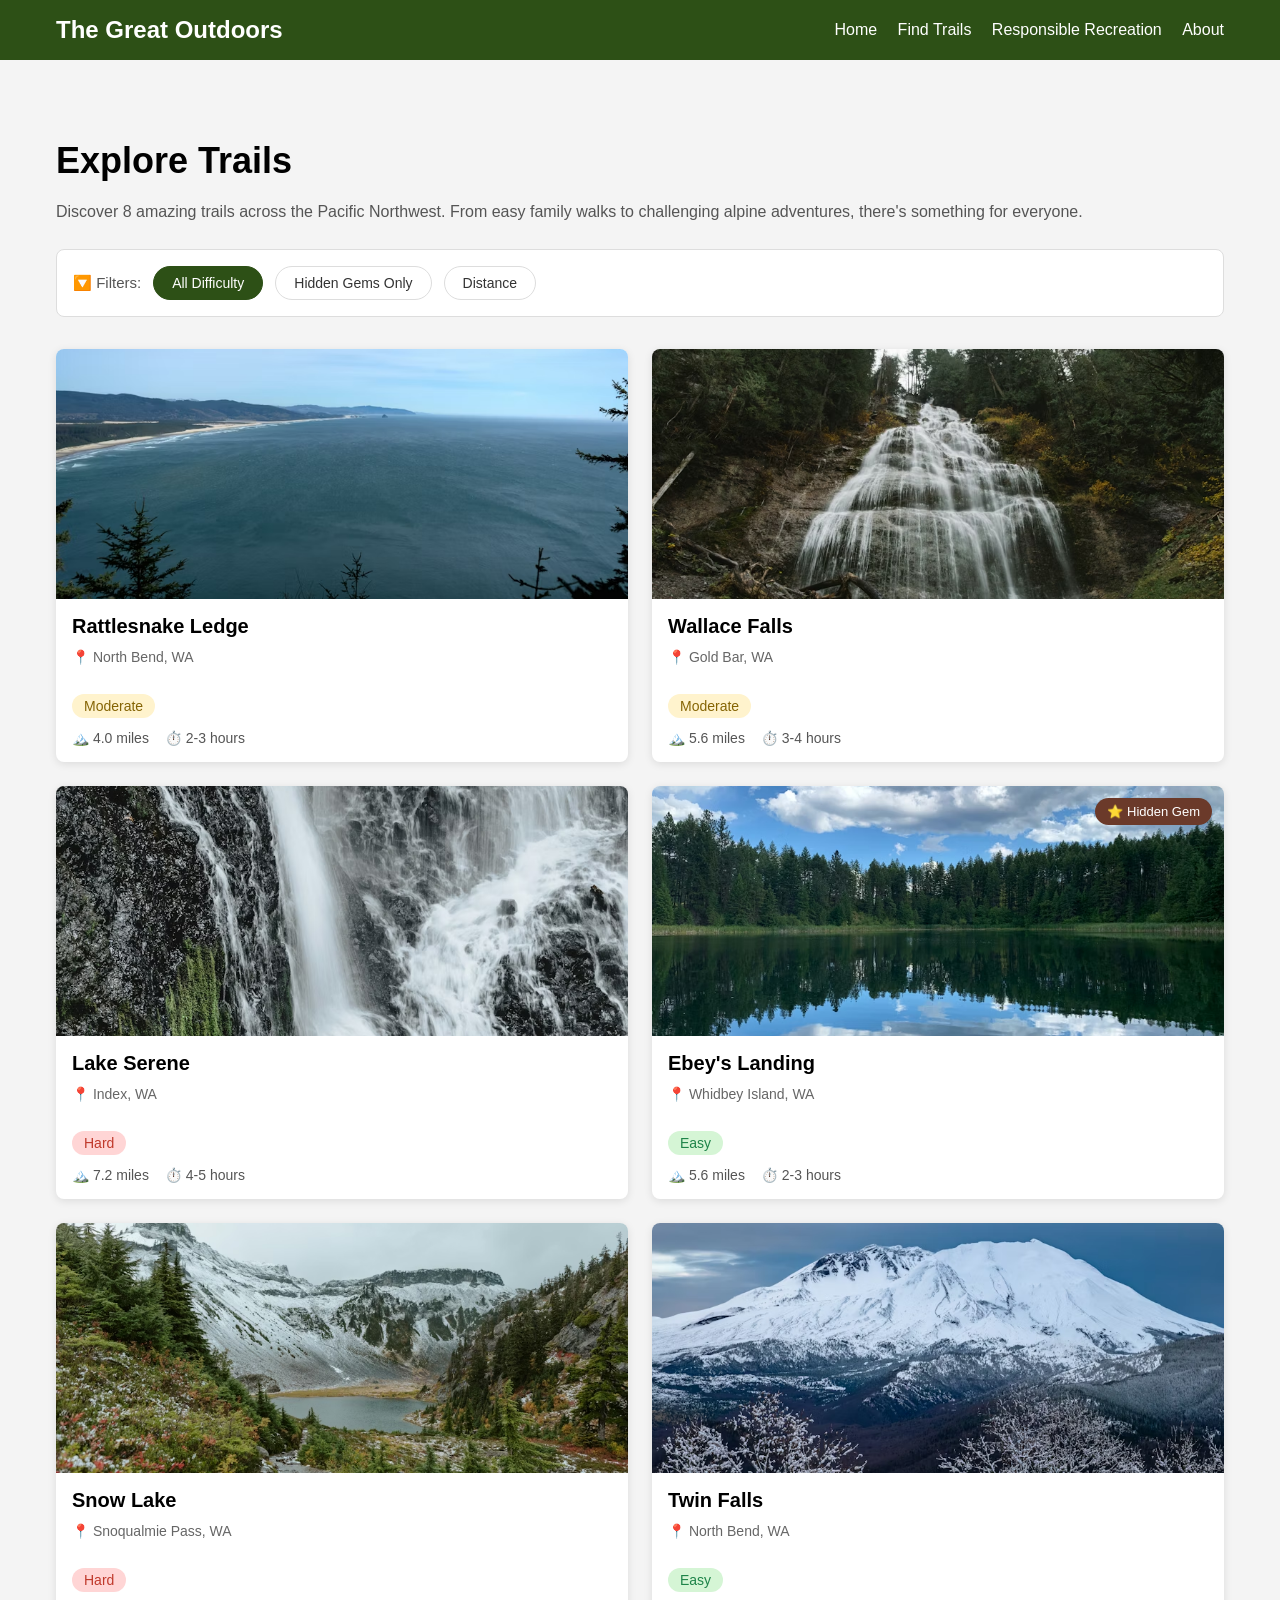
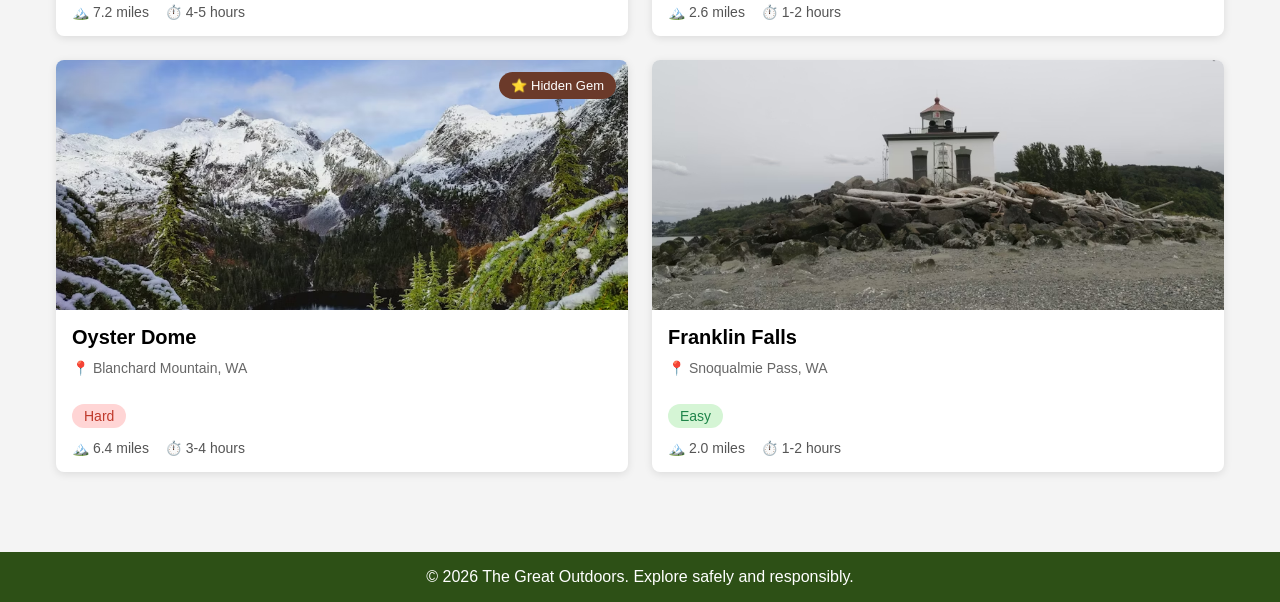
<file: pages/trails.html>
<!DOCTYPE html>
<html lang="en">
<head>
  <meta charset="UTF-8">
  <meta name="viewport" content="width=device-width, initial-scale=1.0">
  <title>Find Trails - The Great Outdoors</title>
  <link rel="stylesheet" href="../styles.css">
</head>
<body>

<header class="site-header">
  <div class="header-inner">
    <a class="brand" href="../index.html">The Great Outdoors</a>
    <nav class="nav">
      <a href="../index.html">Home</a>
      <a href="trails.html">Find Trails</a>
      <a href="responsible.html">Responsible Recreation</a>
      <a href="about.html">About</a>
    </nav>
  </div>
</header>

<main class="container">
  <h2 class="trails-heading">Explore Trails</h2>
  <p class="trails-subheading">Discover 8 amazing trails across the Pacific Northwest. From easy family walks to challenging alpine adventures, there's something for everyone.</p>

  <div class="filters">
    <span class="filter-label">🔽 Filters:</span>
    <button class="filter-btn active" onclick="filterTrails('all')">All Difficulty</button>
    <button class="filter-btn" onclick="filterTrails('hidden')">Hidden Gems Only</button>
    <button class="filter-btn" onclick="filterTrails('distance')">Distance</button>
  </div>

  <div class="trail-cards" id="trail-cards">
    <div class="trail-card" data-hidden="false">
      <a href="trail-detail.html?trail=rattlesnake">
        <img src="../images/trail-1.jpg" alt="Rattlesnake Ledge">
      </a>
      <div class="trail-info">
        <h3>Rattlesnake Ledge</h3>
        <p class="location">📍 North Bend, WA</p>
        <span class="difficulty moderate">Moderate</span>
        <div class="trail-stats">
          <span>🏔️ 4.0 miles</span>
          <span>⏱️ 2-3 hours</span>
        </div>
      </div>
    </div>
    <div class="trail-card" data-hidden="false">
      <a href="trail-detail.html?trail=wallace">
        <img src="../images/trail-2.jpg" alt="Wallace Falls">
      </a>
      <div class="trail-info">
        <h3>Wallace Falls</h3>
        <p class="location">📍 Gold Bar, WA</p>
        <span class="difficulty moderate">Moderate</span>
        <div class="trail-stats">
          <span>🏔️ 5.6 miles</span>
          <span>⏱️ 3-4 hours</span>
        </div>
      </div>
    </div>
    <div class="trail-card" data-hidden="false">
      <a href="trail-detail.html?trail=lakeserene">
        <img src="../images/trail-3.jpg" alt="Lake Serene">
      </a>
      <div class="trail-info">
        <h3>Lake Serene</h3>
        <p class="location">📍 Index, WA</p>
        <span class="difficulty hard">Hard</span>
        <div class="trail-stats">
          <span>🏔️ 7.2 miles</span>
          <span>⏱️ 4-5 hours</span>
        </div>
      </div>
    </div>
    <div class="trail-card" data-hidden="true">
      <span class="badge">⭐ Hidden Gem</span>
      <a href="trail-detail.html?trail=ebeys">
        <img src="../images/trail-4.jpg" alt="Ebey's Landing">
      </a>
      <div class="trail-info">
        <h3>Ebey's Landing</h3>
        <p class="location">📍 Whidbey Island, WA</p>
        <span class="difficulty easy">Easy</span>
        <div class="trail-stats">
          <span>🏔️ 5.6 miles</span>
          <span>⏱️ 2-3 hours</span>
        </div>
      </div>
    </div>
    <div class="trail-card" data-hidden="false">
      <a href="trail-detail.html?trail=snowlake">
        <img src="../images/trail-5.jpg" alt="Snow Lake">
      </a>
      <div class="trail-info">
        <h3>Snow Lake</h3>
        <p class="location">📍 Snoqualmie Pass, WA</p>
        <span class="difficulty hard">Hard</span>
        <div class="trail-stats">
          <span>🏔️ 7.2 miles</span>
          <span>⏱️ 4-5 hours</span>
        </div>
      </div>
    </div>
    <div class="trail-card" data-hidden="false">
      <a href="trail-detail.html?trail=twinfalls">
        <img src="../images/trail-6.jpg" alt="Twin Falls">
      </a>
      <div class="trail-info">
        <h3>Twin Falls</h3>
        <p class="location">📍 North Bend, WA</p>
        <span class="difficulty easy">Easy</span>
        <div class="trail-stats">
          <span>🏔️ 2.6 miles</span>
          <span>⏱️ 1-2 hours</span>
        </div>
      </div>
    </div>
    <div class="trail-card" data-hidden="true">
      <span class="badge">⭐ Hidden Gem</span>
      <a href="trail-detail.html?trail=oysterdome">
        <img src="../images/trail-7.jpg" alt="Oyster Dome">
      </a>
      <div class="trail-info">
        <h3>Oyster Dome</h3>
        <p class="location">📍 Blanchard Mountain, WA</p>
        <span class="difficulty hard">Hard</span>
        <div class="trail-stats">
          <span>🏔️ 6.4 miles</span>
          <span>⏱️ 3-4 hours</span>
        </div>
      </div>
    </div>
    <div class="trail-card" data-hidden="false">
      <a href="trail-detail.html?trail=franklinfalls">
        <img src="../images/trail-8.jpg" alt="Franklin Falls">
      </a>
      <div class="trail-info">
        <h3>Franklin Falls</h3>
        <p class="location">📍 Snoqualmie Pass, WA</p>
        <span class="difficulty easy">Easy</span>
        <div class="trail-stats">
          <span>🏔️ 2.0 miles</span>
          <span>⏱️ 1-2 hours</span>
        </div>
      </div>
    </div>
  </div>
</main>

<footer class="footer">
  <p>© 2026 The Great Outdoors. Explore safely and responsibly.</p>
</footer>

<script>
function filterTrails(type) {
  const cards = document.querySelectorAll('.trail-card');
  const btns = document.querySelectorAll('.filter-btn');

  btns.forEach(btn => btn.classList.remove('active'));
  event.target.classList.add('active');

  cards.forEach(card => {
    if (type === 'all') {
      card.style.display = 'block';
    } else if (type === 'hidden') {
      card.style.display = card.dataset.hidden === 'true' ? 'block' : 'none';
    } else if (type === 'distance') {
      card.style.display = 'block';
    }
  });
}
</script>

</body>
</html>
</file>
<file: styles.css>
* {
  margin: 0;
  padding: 0;
  box-sizing: border-box;
}

body {
  font-family: Arial, sans-serif;
  background: #f4f4f4;
}

/* HEADER */
.site-header {
  background: #2d5016;
  color: white;
}

.header-inner {
  max-width: 1200px;
  margin: auto;
  padding: 16px;
  display: flex;
  justify-content: space-between;
  align-items: center;
}

.brand {
  color: white;
  text-decoration: none;
  font-size: 24px;
  font-weight: bold;
}

.nav a {
  color: white;
  text-decoration: none;
  margin-left: 16px;
}

/* HERO */
.hero {
  position: relative;
  height: 70vh;
}

.hero-img {
  width: 100%;
  height: 100%;
  object-fit: cover;
}

.hero-text {
  position: absolute;
  top: 50%;
  left: 50%;
  transform: translate(-50%, -50%);
  color: white;
  text-align: center;
  width: 80%;
}

.hero-text h1 {
  font-size: 64px;
  font-weight: bold;
  color: white;
  margin-bottom: 20px;
  line-height: 1.2;
}

.hero-text p {
  font-size: 24px;
  color: white;
}

.hero-buttons {
  position: absolute;
  bottom: 40px;
  left: 50%;
  transform: translateX(-50%);
  display: flex;
  gap: 20px;
  align-items: center;
}

/* BUTTONS */
.btn {
  display: inline-block;
  background: #2d5016;
  color: white;
  padding: 12px 24px;
  border-radius: 6px;
  text-decoration: none;
  font-size: 16px;
}

.btn-link {
  color: white;
  text-decoration: underline;
  font-size: 16px;
}

/* SEASONAL NOTE */
.seasonal-note {
  background: #fff8e1;
  padding: 24px 60px;
  font-size: 15px;
  color: #333;
  display: flex;
  align-items: flex-start;
  gap: 12px;
  width: 100%;
}

.note-icon {
  font-size: 24px;
  color: #e67e00;
}

.note-label {
  font-weight: bold;
  color: #e67e00;
}

/* CONTAINER */
.container {
  max-width: 1200px;
  margin: auto;
  padding: 40px 16px;
  text-align: center;
}

.container h2 {
  margin-top: 40px;
  margin-bottom: 16px;
}

.container p {
  margin-bottom: 24px;
  line-height: 1.7;
}

/* TRAIL CARDS */
.trail-cards {
  display: grid;
  grid-template-columns: 1fr 1fr;
  gap: 24px;
  margin-top: 32px;
}

.trail-card {
  position: relative;
  background: white;
  border-radius: 8px;
  overflow: hidden;
  box-shadow: 0 2px 8px rgba(0,0,0,0.1);
}

.trail-card a {
  text-decoration: none;
  color: inherit;
}

.trail-card img {
  width: 100%;
  height: 250px;
  object-fit: cover;
  display: block;
}

.trail-info {
  padding: 16px;
  text-align: left;
}

.trail-info h3 {
  font-size: 20px;
  margin-bottom: 8px;
}

.location {
  color: #666;
  margin-bottom: 8px;
  font-size: 14px;
}

.difficulty {
  display: inline-block;
  padding: 4px 12px;
  border-radius: 20px;
  font-size: 14px;
}

.difficulty.moderate {
  background: #fff3cd;
  color: #856404;
}

.difficulty.hard {
  background: #ffd5d5;
  color: #c0392b;
}

.difficulty.easy {
  background: #d5f5d5;
  color: #1e8449;
}

.trail-stats {
  display: flex;
  gap: 16px;
  margin-top: 12px;
  color: #555;
  font-size: 14px;
}

.badge {
  position: absolute;
  top: 12px;
  right: 12px;
  background: #6b3a2a;
  color: white;
  padding: 6px 12px;
  border-radius: 20px;
  font-size: 13px;
  z-index: 1;
}

/* FOOTER */
.footer {
  background: #2d5016;
  color: white;
  text-align: center;
  padding: 16px;
  margin-top: 40px;
}

/* TRAIL DETAIL PAGE */
.trail-hero {
  position: relative;
  height: 60vh;
  width: 100%;
}

.trail-hero-img {
  width: 100%;
  height: 100%;
  object-fit: cover;
  display: block;
}

.trail-hero-text {
  position: absolute;
  bottom: 40px;
  left: 40px;
  color: white;
}

.back-link {
  color: white;
  text-decoration: none;
  display: block;
  margin-bottom: 12px;
  font-size: 16px;
}

.trail-hero-text h1 {
  font-size: 48px;
  font-weight: bold;
  margin-bottom: 12px;
  color: white;
}

.trail-stats-bar {
  display: flex;
  flex-direction: row;
  justify-content: space-between;
  padding: 32px 0;
  border-bottom: 1px solid #ddd;
  margin-bottom: 32px;
}

.stat {
  display: flex;
  flex-direction: row;
  align-items: center;
  gap: 12px;
}

.stat-icon {
  font-size: 28px;
}

.stat-text {
  display: flex;
  flex-direction: column;
}

.stat-label {
  color: #666;
  font-size: 14px;
  margin-bottom: 4px;
}

.stat-value {
  font-size: 16px;
  font-weight: bold;
  color: #333;
}

.trail-about {
  padding: 32px 0;
  text-align: left;
}

.trail-about h2 {
  font-size: 24px;
  margin-bottom: 16px;
}

.safety-notes {
  background: #fff8e1;
  border: 1px solid #f5a623;
  border-radius: 8px;
  padding: 20px 24px;
  text-align: left;
  margin-bottom: 40px;
}

.safety-title {
  font-weight: bold;
  color: #e67e00;
  margin-bottom: 8px;
  font-size: 16px;
}

/* PAGES HERO */
.page-hero {
  background: #2d5016;
  color: white;
  padding: 60px 16px;
  text-align: center;
}

.page-hero h1 {
  font-size: 48px;
  margin-bottom: 12px;
}

.page-hero p {
  font-size: 18px;
  opacity: 0.9;
}

/* SEASONAL INFO */
.seasonal-info {
  background: #e8f4fd;
  border: 1px solid #90caf9;
  border-radius: 8px;
  padding: 20px 24px;
  text-align: left;
  margin-top: 24px;
  margin-bottom: 24px;
}

.seasonal-title {
  font-weight: bold;
  color: #1565c0;
  margin-bottom: 8px;
  font-size: 16px;
}

/* LEAVE NO TRACE */
.leave-no-trace {
  background: #f0f7f0;
  border: 1px solid #a5d6a7;
  border-radius: 8px;
  padding: 20px 24px;
  text-align: left;
  margin-bottom: 24px;
}

.lnt-title {
  font-weight: bold;
  color: #2e7d32;
  margin-bottom: 8px;
  font-size: 16px;
}

/* RECENT REVIEWS */
.recent-reviews {
  padding: 32px 0;
  text-align: left;
  border-top: 1px solid #ddd;
}

.recent-reviews h2 {
  font-size: 24px;
  margin-bottom: 16px;
}

.reviews-empty {
  color: #888;
  font-style: italic;
}

/* TRAILS PAGE */
.trails-heading {
  font-size: 36px;
  margin-bottom: 12px;
  text-align: left;
  margin-top: 40px;
}

.trails-subheading {
  font-size: 16px;
  color: #555;
  text-align: left;
  margin-bottom: 24px;
}

.filters {
  display: flex;
  align-items: center;
  gap: 12px;
  padding: 16px;
  border: 1px solid #ddd;
  border-radius: 8px;
  margin-bottom: 32px;
  background: white;
}

.filter-label {
  color: #555;
  font-size: 15px;
}

.filter-btn {
  padding: 8px 18px;
  border-radius: 20px;
  border: 1px solid #ddd;
  background: white;
  cursor: pointer;
  font-size: 14px;
  color: #333;
}

.filter-btn.active {
  background: #2d5016;
  color: white;
  border-color: #2d5016;
}

.filter-btn:hover {
  background: #f0f0f0;
}

.filter-btn.active:hover {
  background: #2d5016;
}
</file>
